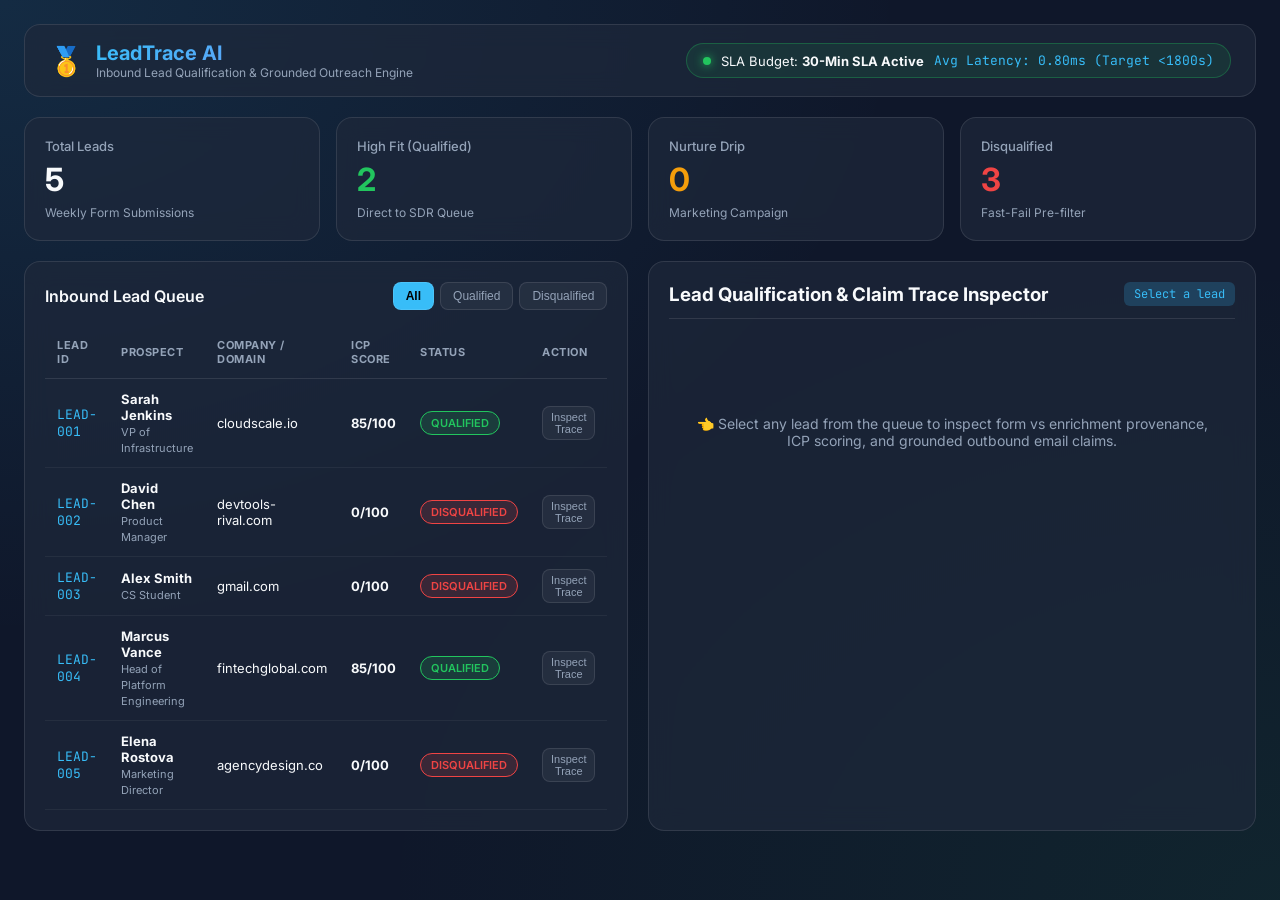
<file: inbound-lead-qualification/app/index.html>
<!DOCTYPE html>
<html lang="en">
<head>
  <meta charset="UTF-8">
  <meta name="viewport" content="width=device-width, initial-scale=1.0">
  <title>Inbound Lead Qualification & Claim Traceability Dashboard</title>
  <link rel="stylesheet" href="styles.css">
  <link rel="preconnect" href="https://fonts.googleapis.com">
  <link rel="preconnect" href="https://fonts.gstatic.com" crossorigin>
  <link href="https://fonts.googleapis.com/css2?family=Inter:wght@300;400;500;600;700&family=JetBrains+Mono:wght@400;500&display=swap" rel="stylesheet">
</head>
<body>
  <div class="app-container">
    <!-- Header -->
    <header class="navbar">
      <div class="logo">
        <span class="badge-icon">🥇</span>
        <div class="logo-text">
          <h1>LeadTrace AI</h1>
          <p>Inbound Lead Qualification & Grounded Outreach Engine</p>
        </div>
      </div>
      <div class="sla-badge">
        <span class="pulse-dot"></span>
        <span>SLA Budget: <strong>30-Min SLA Active</strong></span>
        <span class="latency-stat" id="hdr-avg-latency">Avg: 1.2ms</span>
      </div>
    </header>

    <!-- Stat Cards -->
    <section class="stats-grid">
      <div class="card stat-card">
        <div class="stat-header">Total Leads</div>
        <div class="stat-value" id="stat-total">10</div>
        <div class="stat-footer">Weekly Form Submissions</div>
      </div>
      <div class="card stat-card qualified">
        <div class="stat-header">High Fit (Qualified)</div>
        <div class="stat-value" id="stat-qualified">4</div>
        <div class="stat-footer">Direct to SDR Queue</div>
      </div>
      <div class="card stat-card nurture">
        <div class="stat-header">Nurture Drip</div>
        <div class="stat-value" id="stat-nurture">2</div>
        <div class="stat-footer">Marketing Campaign</div>
      </div>
      <div class="card stat-card disqualified">
        <div class="stat-header">Disqualified</div>
        <div class="stat-value" id="stat-disqualified">4</div>
        <div class="stat-footer">Fast-Fail Pre-filter</div>
      </div>
    </section>

    <!-- Main Content Layout -->
    <main class="main-content">
      <!-- Left: Leads Queue -->
      <section class="card queue-section">
        <div class="section-header">
          <h2>Inbound Lead Queue</h2>
          <div class="filter-controls">
            <button class="filter-btn active" data-filter="ALL">All</button>
            <button class="filter-btn" data-filter="QUALIFIED">Qualified</button>
            <button class="filter-btn" data-filter="DISQUALIFIED">Disqualified</button>
          </div>
        </div>
        <div class="table-wrapper">
          <table class="leads-table">
            <thead>
              <tr>
                <th>Lead ID</th>
                <th>Prospect</th>
                <th>Company / Domain</th>
                <th>ICP Score</th>
                <th>Status</th>
                <th>Action</th>
              </tr>
            </thead>
            <tbody id="leads-tbody">
              <!-- Dynamically Populated -->
            </tbody>
          </table>
        </div>
      </section>

      <!-- Right: Detailed Inspector & Claim Tracer -->
      <section class="card inspector-section" id="inspector-card">
        <div class="inspector-header">
          <h3>Lead Qualification & Claim Trace Inspector</h3>
          <span class="lead-id-tag" id="inspect-lead-id">Select a lead</span>
        </div>

        <div class="inspector-placeholder" id="inspector-placeholder">
          <p>👈 Select any lead from the queue to inspect form vs enrichment provenance, ICP scoring, and grounded outbound email claims.</p>
        </div>

        <div class="inspector-body hidden" id="inspector-content">
          <!-- Provenance Split View -->
          <div class="provenance-grid">
            <div class="prov-box form-box">
              <h4>📝 Prospect Form Input (User Supplied)</h4>
              <p><strong>Name:</strong> <span id="p-name"></span></p>
              <p><strong>Email:</strong> <span id="p-email"></span></p>
              <p><strong>Title:</strong> <span id="p-title"></span></p>
              <p><strong>Domain:</strong> <span id="p-domain"></span></p>
              <p><strong>Message:</strong> <i id="p-msg"></i></p>
            </div>
            <div class="prov-box enrich-box">
              <h4>🔍 Enriched Facts (Retrieved Corpus)</h4>
              <p><strong>Company:</strong> <span id="e-company"></span></p>
              <p><strong>Eng Count:</strong> <span id="e-eng"></span></p>
              <p><strong>Tech Stack:</strong> <span id="e-stack"></span></p>
              <p><strong>Geography:</strong> <span id="e-geo"></span></p>
              <p><strong>Retrieval Status:</strong> <span id="e-status" class="status-pill"></span></p>
            </div>
          </div>

          <!-- Score Breakdown -->
          <div class="score-breakdown-card">
            <div class="score-main">
              <div class="score-circle" id="score-circle-val">85</div>
              <div>
                <h4 id="score-tier-lbl">QUALIFIED</h4>
                <p id="score-route-lbl">Route: SDR Priority Queue</p>
              </div>
            </div>
            <div class="criteria-list" id="criteria-list">
              <!-- Matched rules -->
            </div>
          </div>

          <!-- Grounded Email & Claim Trace -->
          <div class="email-trace-box">
            <div class="trace-header">
              <h4>📧 Drafted First-Touch Email & Claim Trace</h4>
              <span class="zero-hallucination-badge">🛡️ 0% Hallucination Guaranteed</span>
            </div>
            <div class="email-preview">
              <div class="email-subj"><strong>Subject:</strong> <span id="email-subject-val"></span></div>
              <div class="email-body" id="email-body-val"></div>
            </div>

            <!-- Snippet Audit Table -->
            <div class="snippets-audit">
              <h5>Claim Provenance Audit Trace</h5>
              <div id="trace-claims-list"></div>
            </div>
          </div>
        </div>
      </section>
    </main>
  </div>
  <script src="main.js"></script>
</body>
</html>
</file>
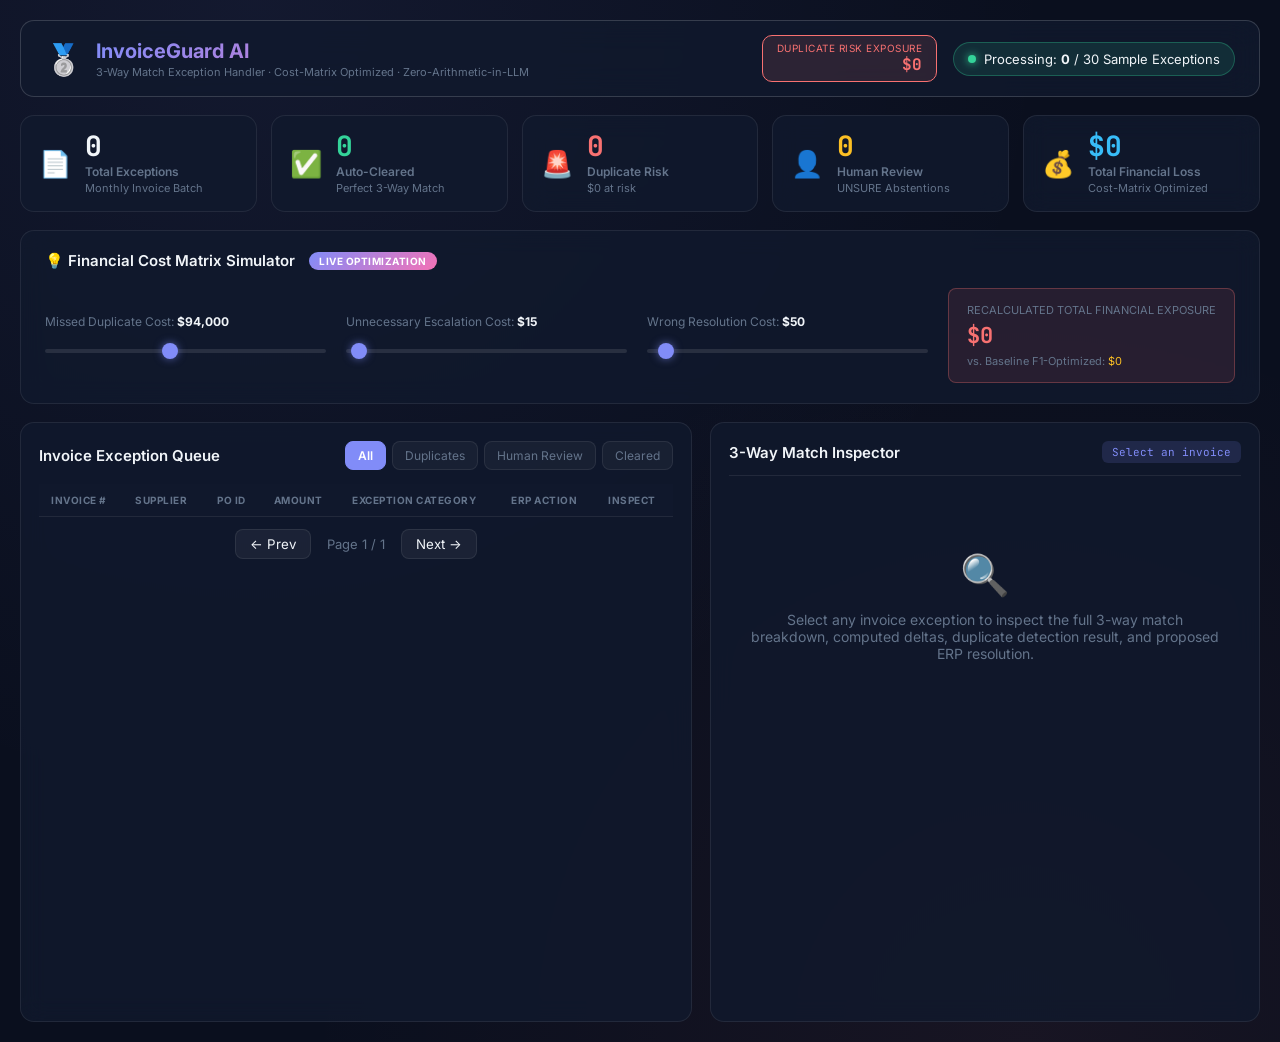
<file: invoice-exception-handling/app/index.html>
<!DOCTYPE html>
<html lang="en">
<head>
  <meta charset="UTF-8">
  <meta name="viewport" content="width=device-width, initial-scale=1.0">
  <title>Invoice Exception Handling — 3-Way Match Dashboard</title>
  <meta name="description" content="AI-powered invoice exception classifier with financial cost matrix optimization and duplicate payment risk detection.">
  <link rel="stylesheet" href="styles.css">
  <link rel="preconnect" href="https://fonts.googleapis.com">
  <link rel="preconnect" href="https://fonts.gstatic.com" crossorigin>
  <link href="https://fonts.googleapis.com/css2?family=Inter:wght@300;400;500;600;700&family=JetBrains+Mono:wght@400;500&display=swap" rel="stylesheet">
</head>
<body>
  <div class="app-container">

    <!-- Header -->
    <header class="navbar">
      <div class="logo">
        <span class="badge-icon">🥈</span>
        <div class="logo-text">
          <h1>InvoiceGuard AI</h1>
          <p>3-Way Match Exception Handler · Cost-Matrix Optimized · Zero-Arithmetic-in-LLM</p>
        </div>
      </div>
      <div class="header-right">
        <div class="cost-risk-meter">
          <span class="risk-label">Duplicate Risk Exposure</span>
          <span class="risk-amount" id="hdr-risk-amount">$0</span>
        </div>
        <div class="sla-badge">
          <span class="pulse-dot green"></span>
          <span>Processing: <strong id="hdr-proc-count">0</strong> / 30 Sample Exceptions</span>
        </div>
      </div>
    </header>

    <!-- Top KPI Cards -->
    <section class="stats-grid">
      <div class="card stat-card" id="sc-total">
        <div class="stat-icon">📄</div>
        <div class="stat-content">
          <div class="stat-value" id="stat-total">0</div>
          <div class="stat-label">Total Exceptions</div>
          <div class="stat-sub">Monthly Invoice Batch</div>
        </div>
      </div>
      <div class="card stat-card cleared">
        <div class="stat-icon">✅</div>
        <div class="stat-content">
          <div class="stat-value" id="stat-cleared">0</div>
          <div class="stat-label">Auto-Cleared</div>
          <div class="stat-sub">Perfect 3-Way Match</div>
        </div>
      </div>
      <div class="card stat-card danger">
        <div class="stat-icon">🚨</div>
        <div class="stat-content">
          <div class="stat-value" id="stat-dup">0</div>
          <div class="stat-label">Duplicate Risk</div>
          <div class="stat-sub" id="stat-dup-loss">$0 at risk</div>
        </div>
      </div>
      <div class="card stat-card warning">
        <div class="stat-icon">👤</div>
        <div class="stat-content">
          <div class="stat-value" id="stat-human">0</div>
          <div class="stat-label">Human Review</div>
          <div class="stat-sub">UNSURE Abstentions</div>
        </div>
      </div>
      <div class="card stat-card info">
        <div class="stat-icon">💰</div>
        <div class="stat-content">
          <div class="stat-value" id="stat-loss">$0</div>
          <div class="stat-label">Total Financial Loss</div>
          <div class="stat-sub">Cost-Matrix Optimized</div>
        </div>
      </div>
    </section>

    <!-- Cost Matrix Simulator Panel -->
    <section class="card cost-matrix-panel">
      <div class="panel-header">
        <h2>💡 Financial Cost Matrix Simulator</h2>
        <span class="panel-badge">LIVE OPTIMIZATION</span>
      </div>
      <div class="cost-matrix-grid">
        <div class="cost-slider-group">
          <label>Missed Duplicate Cost: <strong id="dup-cost-val">$94,000</strong></label>
          <input type="range" id="dup-cost-slider" min="10000" max="200000" value="94000" step="1000" class="cost-slider">
        </div>
        <div class="cost-slider-group">
          <label>Unnecessary Escalation Cost: <strong id="esc-cost-val">$15</strong></label>
          <input type="range" id="esc-cost-slider" min="5" max="500" value="15" step="5" class="cost-slider">
        </div>
        <div class="cost-slider-group">
          <label>Wrong Resolution Cost: <strong id="wrng-cost-val">$50</strong></label>
          <input type="range" id="wrng-cost-slider" min="10" max="1000" value="50" step="10" class="cost-slider">
        </div>
        <div class="cost-result-box">
          <div class="cost-result-label">Recalculated Total Financial Exposure</div>
          <div class="cost-result-val" id="cost-result-dynamic">$0</div>
          <div class="cost-result-hint">vs. Baseline F1-Optimized: <span id="baseline-f1-loss">$0</span></div>
        </div>
      </div>
    </section>

    <!-- Main Content -->
    <main class="main-content">

      <!-- Left: Exception Queue Table -->
      <section class="card queue-section">
        <div class="section-header">
          <h2>Invoice Exception Queue</h2>
          <div class="filter-controls">
            <button class="filter-btn active" data-filter="ALL">All</button>
            <button class="filter-btn" data-filter="TRUE_DUPLICATE_RISK">Duplicates</button>
            <button class="filter-btn" data-filter="UNSURE_NEEDS_HUMAN_CHECK">Human Review</button>
            <button class="filter-btn" data-filter="CLEARED_AUTO_MATCH">Cleared</button>
          </div>
        </div>
        <div class="table-wrapper">
          <table class="invoice-table" id="invoice-table">
            <thead>
              <tr>
                <th>Invoice #</th>
                <th>Supplier</th>
                <th>PO ID</th>
                <th>Amount</th>
                <th>Exception Category</th>
                <th>ERP Action</th>
                <th>Inspect</th>
              </tr>
            </thead>
            <tbody id="invoice-tbody">
            </tbody>
          </table>
        </div>
        <div class="pagination-bar">
          <button class="page-btn" id="page-prev">← Prev</button>
          <span id="page-info">Page 1 / 1</span>
          <button class="page-btn" id="page-next">Next →</button>
        </div>
      </section>

      <!-- Right: 3-Way Match Inspector -->
      <section class="card inspector-section">
        <div class="inspector-header">
          <h3>3-Way Match Inspector</h3>
          <span class="lead-id-tag" id="inspect-inv-id">Select an invoice</span>
        </div>

        <div class="inspector-placeholder" id="inspector-placeholder">
          <div class="placeholder-icon">🔍</div>
          <p>Select any invoice exception to inspect the full 3-way match breakdown, computed deltas, duplicate detection result, and proposed ERP resolution.</p>
        </div>

        <div class="inspector-body hidden" id="inspector-content">

          <!-- Three Document Comparison -->
          <div class="three-way-grid">
            <div class="doc-card invoice-doc">
              <div class="doc-title">📄 INVOICE</div>
              <div class="doc-field"><span>Invoice #</span><span id="inv-num"></span></div>
              <div class="doc-field"><span>Supplier</span><span id="inv-sup"></span></div>
              <div class="doc-field"><span>Qty Billed</span><span id="inv-qty" class="mono-val"></span></div>
              <div class="doc-field"><span>Unit Price</span><span id="inv-price" class="mono-val"></span></div>
              <div class="doc-field"><span>Tax</span><span id="inv-tax" class="mono-val"></span></div>
              <div class="doc-field total-field"><span>Total</span><span id="inv-total" class="mono-val"></span></div>
              <div class="doc-field"><span>OCR Confidence</span><span id="inv-conf" class="conf-badge"></span></div>
            </div>
            <div class="doc-card po-doc">
              <div class="doc-title">📋 PURCHASE ORDER</div>
              <div class="doc-field"><span>PO ID</span><span id="po-id-val"></span></div>
              <div class="doc-field"><span>Qty Ordered</span><span id="po-qty" class="mono-val"></span></div>
              <div class="doc-field"><span>Unit Price</span><span id="po-price" class="mono-val"></span></div>
              <div class="doc-field"><span>Tax Rate</span><span id="po-tax-rate" class="mono-val"></span></div>
              <div class="doc-field total-field"><span>Expected Total</span><span id="po-total" class="mono-val"></span></div>
            </div>
            <div class="doc-card gr-doc">
              <div class="doc-title">🏭 GOODS RECEIPT</div>
              <div class="doc-field"><span>GR Status</span><span id="gr-status" class="status-pill"></span></div>
              <div class="doc-field"><span>Qty Received</span><span id="gr-qty" class="mono-val"></span></div>
            </div>
          </div>

          <!-- Delta Analysis -->
          <div class="delta-analysis-card" id="delta-card">
            <h4>⚡ Computed Match Deltas (100% Code — No LLM Arithmetic)</h4>
            <div class="delta-grid" id="delta-grid"></div>
          </div>

          <!-- Duplicate Detection Result -->
          <div class="dup-detection-card" id="dup-card">
            <h4>🔍 Duplicate Payment Risk Analysis</h4>
            <div id="dup-result-content"></div>
          </div>

          <!-- Classification + Resolution -->
          <div class="resolution-card">
            <div class="classification-row">
              <div>
                <div class="class-label">Exception Category</div>
                <div class="class-val" id="class-cat"></div>
              </div>
              <div>
                <div class="class-label">Classification Confidence</div>
                <div class="class-conf" id="class-conf"></div>
              </div>
              <div>
                <div class="class-label">ERP Action</div>
                <div class="class-action" id="class-action"></div>
              </div>
            </div>
            <div class="email-draft-section">
              <h4>📧 Proposed Supplier Email</h4>
              <div class="email-body-box" id="res-email-body"></div>
            </div>
            <div id="checklist-section" class="checklist-section hidden">
              <h4>✅ Human Analyst Checklist</h4>
              <ul id="res-checklist"></ul>
            </div>
          </div>

        </div>
      </section>
    </main>
  </div>

  <script src="main.js"></script>
</body>
</html>
</file>
<file: inbound-lead-qualification/app/styles.css>
:root {
  --bg-dark: #0f172a;
  --panel-bg: rgba(30, 41, 59, 0.7);
  --border-color: rgba(255, 255, 255, 0.1);
  --primary-accent: #38bdf8;
  --success-color: #22c55e;
  --warning-color: #f59e0b;
  --danger-color: #ef4444;
  --text-main: #f8fafc;
  --text-muted: #94a3b8;
  --font-family: 'Inter', sans-serif;
  --font-mono: 'JetBrains Mono', monospace;
}

* {
  box-sizing: border-box;
  margin: 0;
  padding: 0;
}

body {
  background-color: var(--bg-dark);
  color: var(--text-main);
  font-family: var(--font-family);
  min-height: 100vh;
  padding: 24px;
  background-image: 
    radial-gradient(at 0% 0%, rgba(56, 189, 248, 0.12) 0px, transparent 50%),
    radial-gradient(at 100% 100%, rgba(34, 197, 94, 0.08) 0px, transparent 50%);
}

.app-container {
  max-width: 1440px;
  margin: 0 auto;
  display: flex;
  flex-direction: column;
  gap: 20px;
}

.navbar {
  display: flex;
  justify-content: space-between;
  align-items: center;
  padding: 16px 24px;
  background: var(--panel-bg);
  backdrop-filter: blur(12px);
  border: 1px solid var(--border-color);
  border-radius: 16px;
}

.logo {
  display: flex;
  align-items: center;
  gap: 12px;
}

.badge-icon {
  font-size: 28px;
}

.logo-text h1 {
  font-size: 20px;
  font-weight: 700;
  background: linear-gradient(135deg, #38bdf8, #818cf8);
  -webkit-background-clip: text;
  -webkit-text-fill-color: transparent;
}

.logo-text p {
  font-size: 12px;
  color: var(--text-muted);
}

.sla-badge {
  display: flex;
  align-items: center;
  gap: 10px;
  background: rgba(34, 197, 94, 0.1);
  border: 1px solid rgba(34, 197, 94, 0.3);
  padding: 8px 16px;
  border-radius: 20px;
  font-size: 13px;
}

.pulse-dot {
  width: 8px;
  height: 8px;
  background: var(--success-color);
  border-radius: 50%;
  box-shadow: 0 0 10px var(--success-color);
}

.latency-stat {
  font-family: var(--font-mono);
  color: var(--primary-accent);
}

.stats-grid {
  display: grid;
  grid-template-columns: repeat(4, 1fr);
  gap: 16px;
}

.card {
  background: var(--panel-bg);
  backdrop-filter: blur(12px);
  border: 1px solid var(--border-color);
  border-radius: 16px;
  padding: 20px;
}

.stat-card .stat-header {
  font-size: 13px;
  color: var(--text-muted);
  font-weight: 500;
}

.stat-card .stat-value {
  font-size: 32px;
  font-weight: 700;
  margin: 6px 0;
}

.stat-card.qualified .stat-value { color: var(--success-color); }
.stat-card.nurture .stat-value { color: var(--warning-color); }
.stat-card.disqualified .stat-value { color: var(--danger-color); }

.stat-card .stat-footer {
  font-size: 12px;
  color: var(--text-muted);
}

.main-content {
  display: grid;
  grid-template-columns: 1fr 1.2fr;
  gap: 20px;
}

.section-header {
  display: flex;
  justify-content: space-between;
  align-items: center;
  margin-bottom: 16px;
}

.section-header h2 {
  font-size: 16px;
  font-weight: 600;
}

.filter-controls {
  display: flex;
  gap: 6px;
}

.filter-btn {
  background: rgba(255, 255, 255, 0.05);
  border: 1px solid var(--border-color);
  color: var(--text-muted);
  padding: 6px 12px;
  border-radius: 8px;
  cursor: pointer;
  font-size: 12px;
  transition: all 0.2s;
}

.filter-btn.active, .filter-btn:hover {
  background: var(--primary-accent);
  color: #000;
  font-weight: 600;
}

.table-wrapper {
  overflow-x: auto;
}

.leads-table {
  width: 100%;
  border-collapse: collapse;
  font-size: 13px;
}

.leads-table th {
  text-align: left;
  padding: 12px;
  color: var(--text-muted);
  border-bottom: 1px solid var(--border-color);
  font-size: 11px;
  text-transform: uppercase;
  letter-spacing: 0.5px;
}

.leads-table td {
  padding: 12px;
  border-bottom: 1px solid rgba(255, 255, 255, 0.05);
}

.leads-table tr {
  cursor: pointer;
  transition: background 0.2s;
}

.leads-table tr:hover {
  background: rgba(255, 255, 255, 0.04);
}

.leads-table tr.selected {
  background: rgba(56, 189, 248, 0.15);
}

.status-tag {
  display: inline-block;
  padding: 4px 10px;
  border-radius: 12px;
  font-size: 11px;
  font-weight: 600;
}

.status-tag.QUALIFIED { background: rgba(34, 197, 94, 0.15); color: var(--success-color); border: 1px solid var(--success-color); }
.status-tag.NURTURE { background: rgba(245, 158, 11, 0.15); color: var(--warning-color); border: 1px solid var(--warning-color); }
.status-tag.DISQUALIFIED { background: rgba(239, 68, 68, 0.15); color: var(--danger-color); border: 1px solid var(--danger-color); }

.inspector-header {
  display: flex;
  justify-content: space-between;
  align-items: center;
  margin-bottom: 16px;
  padding-bottom: 12px;
  border-bottom: 1px solid var(--border-color);
}

.lead-id-tag {
  font-family: var(--font-mono);
  background: rgba(56, 189, 248, 0.2);
  color: var(--primary-accent);
  padding: 4px 10px;
  border-radius: 6px;
  font-size: 12px;
}

.inspector-placeholder {
  text-align: center;
  padding: 80px 20px;
  color: var(--text-muted);
  font-size: 14px;
}

.hidden { display: none !important; }

.provenance-grid {
  display: grid;
  grid-template-columns: 1fr 1fr;
  gap: 12px;
  margin-bottom: 16px;
}

.prov-box {
  background: rgba(15, 23, 42, 0.6);
  border: 1px solid var(--border-color);
  padding: 14px;
  border-radius: 12px;
  font-size: 12px;
}

.prov-box h4 {
  font-size: 12px;
  margin-bottom: 10px;
  color: var(--primary-accent);
}

.prov-box p {
  margin-bottom: 6px;
  color: var(--text-muted);
}

.prov-box p strong {
  color: var(--text-main);
}

.score-breakdown-card {
  background: rgba(30, 41, 59, 0.5);
  border: 1px solid var(--border-color);
  padding: 16px;
  border-radius: 12px;
  margin-bottom: 16px;
}

.score-main {
  display: flex;
  align-items: center;
  gap: 16px;
  margin-bottom: 12px;
}

.score-circle {
  width: 50px;
  height: 50px;
  border-radius: 50%;
  background: var(--primary-accent);
  color: #000;
  display: flex;
  align-items: center;
  justify-content: center;
  font-size: 20px;
  font-weight: 700;
  font-family: var(--font-mono);
}

.criteria-list {
  display: flex;
  flex-direction: column;
  gap: 4px;
  font-size: 12px;
  color: var(--text-muted);
}

.email-trace-box {
  background: rgba(15, 23, 42, 0.8);
  border: 1px solid var(--border-color);
  border-radius: 12px;
  padding: 16px;
}

.trace-header {
  display: flex;
  justify-content: space-between;
  align-items: center;
  margin-bottom: 12px;
}

.zero-hallucination-badge {
  background: rgba(34, 197, 94, 0.15);
  color: var(--success-color);
  padding: 4px 8px;
  border-radius: 6px;
  font-size: 11px;
  font-weight: 600;
}

.email-preview {
  background: #090d16;
  border: 1px solid rgba(255, 255, 255, 0.08);
  padding: 14px;
  border-radius: 8px;
  font-size: 13px;
  line-height: 1.5;
  margin-bottom: 14px;
}

.email-subj {
  padding-bottom: 8px;
  border-bottom: 1px solid rgba(255, 255, 255, 0.08);
  margin-bottom: 10px;
  color: var(--primary-accent);
}

.email-body {
  white-space: pre-wrap;
  color: #e2e8f0;
}

.claim-tag {
  background: rgba(56, 189, 248, 0.2);
  color: var(--primary-accent);
  border: 1px dashed var(--primary-accent);
  padding: 2px 6px;
  border-radius: 4px;
  font-family: var(--font-mono);
  font-size: 11px;
  margin-left: 4px;
}

.snippets-audit h5 {
  font-size: 12px;
  color: var(--text-muted);
  margin-bottom: 8px;
}

.trace-item {
  background: rgba(255, 255, 255, 0.03);
  border-left: 3px solid var(--success-color);
  padding: 8px 12px;
  border-radius: 4px;
  font-size: 11px;
  margin-bottom: 6px;
}

.trace-item .snip-id {
  font-family: var(--font-mono);
  color: var(--success-color);
  font-weight: 600;
}
</file>
<file: invoice-exception-handling/app/styles.css>
:root {
  --bg-dark: #0a0f1e;
  --panel-bg: rgba(17, 25, 45, 0.8);
  --panel-bg-light: rgba(26, 38, 68, 0.7);
  --border: rgba(255, 255, 255, 0.08);
  --border-accent: rgba(255, 255, 255, 0.16);
  --primary: #818cf8;
  --primary-dim: rgba(129, 140, 248, 0.15);
  --success: #34d399;
  --success-dim: rgba(52, 211, 153, 0.12);
  --danger: #f87171;
  --danger-dim: rgba(248, 113, 113, 0.12);
  --warning: #fbbf24;
  --warning-dim: rgba(251, 191, 36, 0.12);
  --info: #38bdf8;
  --info-dim: rgba(56, 189, 248, 0.12);
  --text: #f1f5f9;
  --text-muted: #64748b;
  --font: 'Inter', sans-serif;
  --mono: 'JetBrains Mono', monospace;
  --radius: 14px;
  --radius-sm: 8px;
}

* { box-sizing: border-box; margin: 0; padding: 0; }

body {
  background: var(--bg-dark);
  background-image:
    radial-gradient(ellipse at 20% 0%, rgba(129, 140, 248, 0.08) 0, transparent 55%),
    radial-gradient(ellipse at 80% 100%, rgba(248, 113, 113, 0.06) 0, transparent 50%);
  color: var(--text);
  font-family: var(--font);
  min-height: 100vh;
  padding: 20px;
}

.app-container {
  max-width: 1500px;
  margin: 0 auto;
  display: flex;
  flex-direction: column;
  gap: 18px;
}

/* ─── NAVBAR ─────────────────────────────────────────────────── */
.navbar {
  display: flex;
  justify-content: space-between;
  align-items: center;
  padding: 14px 24px;
  background: var(--panel-bg);
  backdrop-filter: blur(16px);
  border: 1px solid var(--border-accent);
  border-radius: var(--radius);
}

.logo { display: flex; align-items: center; gap: 14px; }
.badge-icon { font-size: 30px; }
.logo-text h1 {
  font-size: 20px; font-weight: 700;
  background: linear-gradient(135deg, #818cf8, #f472b6);
  -webkit-background-clip: text; -webkit-text-fill-color: transparent;
}
.logo-text p { font-size: 11px; color: var(--text-muted); margin-top: 2px; }

.header-right { display: flex; align-items: center; gap: 16px; }

.cost-risk-meter {
  display: flex; flex-direction: column; align-items: flex-end;
  background: var(--danger-dim); border: 1px solid var(--danger);
  padding: 6px 14px; border-radius: 10px;
}
.risk-label { font-size: 10px; color: var(--danger); text-transform: uppercase; letter-spacing: 0.5px; }
.risk-amount { font-family: var(--mono); color: var(--danger); font-size: 16px; font-weight: 700; }

.sla-badge {
  display: flex; align-items: center; gap: 8px;
  background: var(--success-dim); border: 1px solid rgba(52, 211, 153, 0.3);
  padding: 8px 14px; border-radius: 20px; font-size: 13px;
}

.pulse-dot {
  width: 8px; height: 8px; border-radius: 50%;
  animation: pulse 1.5s infinite;
}
.pulse-dot.green { background: var(--success); box-shadow: 0 0 8px var(--success); }
@keyframes pulse {
  0%, 100% { opacity: 1; transform: scale(1); }
  50% { opacity: 0.5; transform: scale(0.8); }
}

/* ─── STAT CARDS ─────────────────────────────────────────────── */
.stats-grid {
  display: grid;
  grid-template-columns: repeat(5, 1fr);
  gap: 14px;
}

.card {
  background: var(--panel-bg);
  backdrop-filter: blur(12px);
  border: 1px solid var(--border);
  border-radius: var(--radius);
  padding: 18px;
  transition: border-color 0.2s, transform 0.2s;
}
.card:hover { border-color: var(--border-accent); }

.stat-card {
  display: flex; align-items: center; gap: 14px;
  padding: 16px 18px;
  transition: transform 0.2s;
}
.stat-card:hover { transform: translateY(-2px); }

.stat-icon { font-size: 26px; }
.stat-value { font-size: 28px; font-weight: 700; font-family: var(--mono); line-height: 1; }
.stat-label { font-size: 12px; font-weight: 600; margin-top: 4px; color: var(--text-muted); }
.stat-sub { font-size: 11px; color: var(--text-muted); margin-top: 2px; }

.stat-card.cleared .stat-value { color: var(--success); }
.stat-card.danger .stat-value { color: var(--danger); }
.stat-card.warning .stat-value { color: var(--warning); }
.stat-card.info .stat-value { color: var(--info); }

/* ─── COST MATRIX PANEL ──────────────────────────────────────── */
.cost-matrix-panel { padding: 20px 24px; }
.panel-header {
  display: flex; align-items: center; gap: 14px;
  margin-bottom: 18px;
}
.panel-header h2 { font-size: 15px; font-weight: 600; }
.panel-badge {
  background: linear-gradient(135deg, var(--primary), #f472b6);
  color: #fff; font-size: 10px; font-weight: 700;
  padding: 3px 10px; border-radius: 12px; letter-spacing: 0.5px;
}

.cost-matrix-grid {
  display: grid; grid-template-columns: 1fr 1fr 1fr auto;
  gap: 20px; align-items: center;
}

.cost-slider-group label {
  display: block; font-size: 12px; color: var(--text-muted);
  margin-bottom: 8px;
}
.cost-slider-group label strong { color: var(--text); }

.cost-slider {
  -webkit-appearance: none; width: 100%; height: 4px;
  background: rgba(255,255,255,0.1); border-radius: 2px; outline: none;
}
.cost-slider::-webkit-slider-thumb {
  -webkit-appearance: none; width: 16px; height: 16px;
  border-radius: 50%; background: var(--primary); cursor: pointer;
  box-shadow: 0 0 8px rgba(129, 140, 248, 0.6);
}

.cost-result-box {
  background: rgba(248, 113, 113, 0.1);
  border: 1px solid rgba(248, 113, 113, 0.3);
  border-radius: var(--radius-sm);
  padding: 14px 18px; min-width: 200px;
}
.cost-result-label { font-size: 11px; color: var(--text-muted); text-transform: uppercase; }
.cost-result-val { font-family: var(--mono); font-size: 22px; font-weight: 700; color: var(--danger); margin: 4px 0; }
.cost-result-hint { font-size: 11px; color: var(--text-muted); }
.cost-result-hint span { color: var(--warning); }

/* ─── MAIN CONTENT GRID ──────────────────────────────────────── */
.main-content {
  display: grid;
  grid-template-columns: 1.1fr 0.9fr;
  gap: 18px;
  min-height: 600px;
}

/* ─── QUEUE TABLE ────────────────────────────────────────────── */
.queue-section { overflow: hidden; }

.section-header {
  display: flex; justify-content: space-between;
  align-items: center; margin-bottom: 14px;
}
.section-header h2 { font-size: 15px; font-weight: 600; }

.filter-controls { display: flex; gap: 6px; }
.filter-btn {
  background: rgba(255,255,255,0.04); border: 1px solid var(--border);
  color: var(--text-muted); padding: 6px 12px; border-radius: 8px;
  cursor: pointer; font-size: 12px; font-family: var(--font);
  transition: all 0.2s;
}
.filter-btn:hover { background: var(--primary-dim); color: var(--primary); border-color: var(--primary); }
.filter-btn.active { background: var(--primary); color: #fff; font-weight: 600; border-color: var(--primary); }

.table-wrapper { overflow-x: auto; max-height: 440px; overflow-y: auto; }

.invoice-table { width: 100%; border-collapse: collapse; font-size: 12px; }
.invoice-table th {
  text-align: left; padding: 10px 12px; color: var(--text-muted);
  border-bottom: 1px solid var(--border); font-size: 10px;
  text-transform: uppercase; letter-spacing: 0.5px;
  position: sticky; top: 0; background: var(--panel-bg); z-index: 1;
}
.invoice-table td { padding: 10px 12px; border-bottom: 1px solid rgba(255,255,255,0.04); }
.invoice-table tr { cursor: pointer; transition: background 0.15s; }
.invoice-table tr:hover { background: rgba(255,255,255,0.03); }
.invoice-table tr.selected { background: rgba(129, 140, 248, 0.12); }

.cat-pill {
  display: inline-block; padding: 3px 9px; border-radius: 10px;
  font-size: 10px; font-weight: 600; white-space: nowrap;
}
.cat-pill.TRUE_DUPLICATE_RISK { background: var(--danger-dim); color: var(--danger); border: 1px solid var(--danger); }
.cat-pill.QUANTITY_MISMATCH { background: var(--warning-dim); color: var(--warning); border: 1px solid var(--warning); }
.cat-pill.PRICE_DRIFT { background: rgba(251,146,60,0.12); color: #fb923c; border: 1px solid #fb923c; }
.cat-pill.TAX_DISCREPANCY { background: var(--info-dim); color: var(--info); border: 1px solid var(--info); }
.cat-pill.MISSING_GOODS_RECEIPT { background: rgba(167,139,250,0.12); color: #a78bfa; border: 1px solid #a78bfa; }
.cat-pill.CLEARED_AUTO_MATCH { background: var(--success-dim); color: var(--success); border: 1px solid var(--success); }
.cat-pill.UNSURE_NEEDS_HUMAN_CHECK { background: rgba(248,113,113,0.08); color: #fca5a5; border: 1px dashed var(--danger); }
.cat-pill.VALID_SUBSCRIPTION_RECURRING { background: rgba(52, 211, 153, 0.06); color: var(--success); border: 1px solid var(--success); }
.cat-pill.SAME_PO_SUPPLIER_AMOUNT_RESUBMISSION { background: var(--danger-dim); color: var(--danger); border: 1px solid var(--danger); }

.pagination-bar {
  display: flex; align-items: center; justify-content: center;
  gap: 16px; padding-top: 12px; font-size: 13px; color: var(--text-muted);
}
.page-btn {
  background: rgba(255,255,255,0.05); border: 1px solid var(--border);
  color: var(--text); padding: 6px 14px; border-radius: 8px; cursor: pointer;
  font-family: var(--font); transition: all 0.2s;
}
.page-btn:hover { background: var(--primary-dim); color: var(--primary); }

/* ─── INSPECTOR PANEL ────────────────────────────────────────── */
.inspector-section { overflow-y: auto; max-height: 780px; }
.inspector-header {
  display: flex; justify-content: space-between;
  align-items: center; margin-bottom: 14px;
  padding-bottom: 12px; border-bottom: 1px solid var(--border);
}
.inspector-header h3 { font-size: 15px; font-weight: 600; }
.lead-id-tag {
  font-family: var(--mono); background: var(--primary-dim);
  color: var(--primary); padding: 4px 10px; border-radius: 6px; font-size: 11px;
}

.inspector-placeholder {
  text-align: center; padding: 60px 20px; color: var(--text-muted); font-size: 14px;
}
.placeholder-icon { font-size: 40px; margin-bottom: 12px; }

.hidden { display: none !important; }

/* 3-way document grid */
.three-way-grid {
  display: grid; grid-template-columns: 1fr 1fr 1fr;
  gap: 10px; margin-bottom: 14px;
}
.doc-card {
  background: rgba(10, 15, 30, 0.8); border: 1px solid var(--border);
  border-radius: var(--radius-sm); padding: 12px; font-size: 11px;
}
.invoice-doc { border-top: 2px solid var(--info); }
.po-doc { border-top: 2px solid var(--primary); }
.gr-doc { border-top: 2px solid var(--success); }

.doc-title {
  font-size: 10px; font-weight: 700; letter-spacing: 0.5px;
  text-transform: uppercase; color: var(--text-muted); margin-bottom: 10px;
}
.doc-field {
  display: flex; justify-content: space-between;
  padding: 4px 0; border-bottom: 1px solid rgba(255,255,255,0.04);
  color: var(--text-muted); gap: 6px;
}
.doc-field:last-child { border-bottom: none; }
.doc-field span:last-child { color: var(--text); font-weight: 500; text-align: right; word-break: break-all; }
.doc-field.total-field span:last-child { color: var(--warning); font-weight: 700; font-family: var(--mono); }
.mono-val { font-family: var(--mono) !important; }

.conf-badge {
  font-family: var(--mono) !important; font-weight: 700 !important;
}

.status-pill {
  padding: 2px 8px; border-radius: 8px; font-weight: 600;
  font-size: 10px;
}

/* Delta analysis card */
.delta-analysis-card {
  background: rgba(10, 15, 30, 0.6); border: 1px solid var(--border);
  border-radius: var(--radius-sm); padding: 14px; margin-bottom: 10px;
}
.delta-analysis-card h4 {
  font-size: 12px; color: var(--text-muted); margin-bottom: 10px;
}
.delta-grid {
  display: grid; grid-template-columns: 1fr 1fr; gap: 8px;
}
.delta-item {
  background: rgba(255,255,255,0.03); border-radius: 6px;
  padding: 8px 10px; display: flex; justify-content: space-between; align-items: center;
}
.delta-label { font-size: 11px; color: var(--text-muted); }
.delta-val { font-family: var(--mono); font-size: 12px; font-weight: 600; }
.delta-positive { color: var(--danger); }
.delta-zero { color: var(--success); }
.delta-negative { color: var(--info); }

/* Duplicate detection card */
.dup-detection-card {
  background: rgba(248, 113, 113, 0.05); border: 1px solid rgba(248, 113, 113, 0.2);
  border-radius: var(--radius-sm); padding: 14px; margin-bottom: 10px;
}
.dup-detection-card h4 { font-size: 12px; color: var(--text-muted); margin-bottom: 10px; }

/* Resolution card */
.resolution-card {
  background: rgba(10, 15, 30, 0.6); border: 1px solid var(--border);
  border-radius: var(--radius-sm); padding: 14px;
}
.classification-row {
  display: grid; grid-template-columns: 1fr 1fr 1fr;
  gap: 12px; padding-bottom: 14px; border-bottom: 1px solid var(--border);
  margin-bottom: 14px;
}
.class-label { font-size: 10px; color: var(--text-muted); text-transform: uppercase; margin-bottom: 6px; }
.class-val { font-size: 13px; font-weight: 700; color: var(--warning); }
.class-conf { font-family: var(--mono); font-size: 14px; font-weight: 700; color: var(--primary); }
.class-action { font-size: 12px; font-weight: 600; color: var(--success); }

.email-draft-section h4 { font-size: 12px; color: var(--text-muted); margin-bottom: 8px; }
.email-body-box {
  background: #060a14; border: 1px solid rgba(255,255,255,0.06);
  border-radius: 8px; padding: 12px; font-size: 12px;
  line-height: 1.6; white-space: pre-wrap; color: #cbd5e1;
  max-height: 160px; overflow-y: auto;
}

.checklist-section { margin-top: 12px; }
.checklist-section h4 { font-size: 12px; color: var(--text-muted); margin-bottom: 8px; }
.checklist-section ul { list-style: none; display: flex; flex-direction: column; gap: 4px; }
.checklist-section li {
  font-size: 12px; color: var(--text-muted);
  padding: 6px 10px; background: rgba(255,255,255,0.03);
  border-radius: 6px; border-left: 2px solid var(--warning);
}
.checklist-section li::before { content: '□ '; color: var(--warning); font-weight: 700; }

.inspect-btn {
  background: var(--primary-dim); border: 1px solid var(--primary);
  color: var(--primary); padding: 4px 10px; border-radius: 6px;
  cursor: pointer; font-size: 11px; font-family: var(--font);
  transition: all 0.15s;
}
.inspect-btn:hover { background: var(--primary); color: #fff; }
</file>
